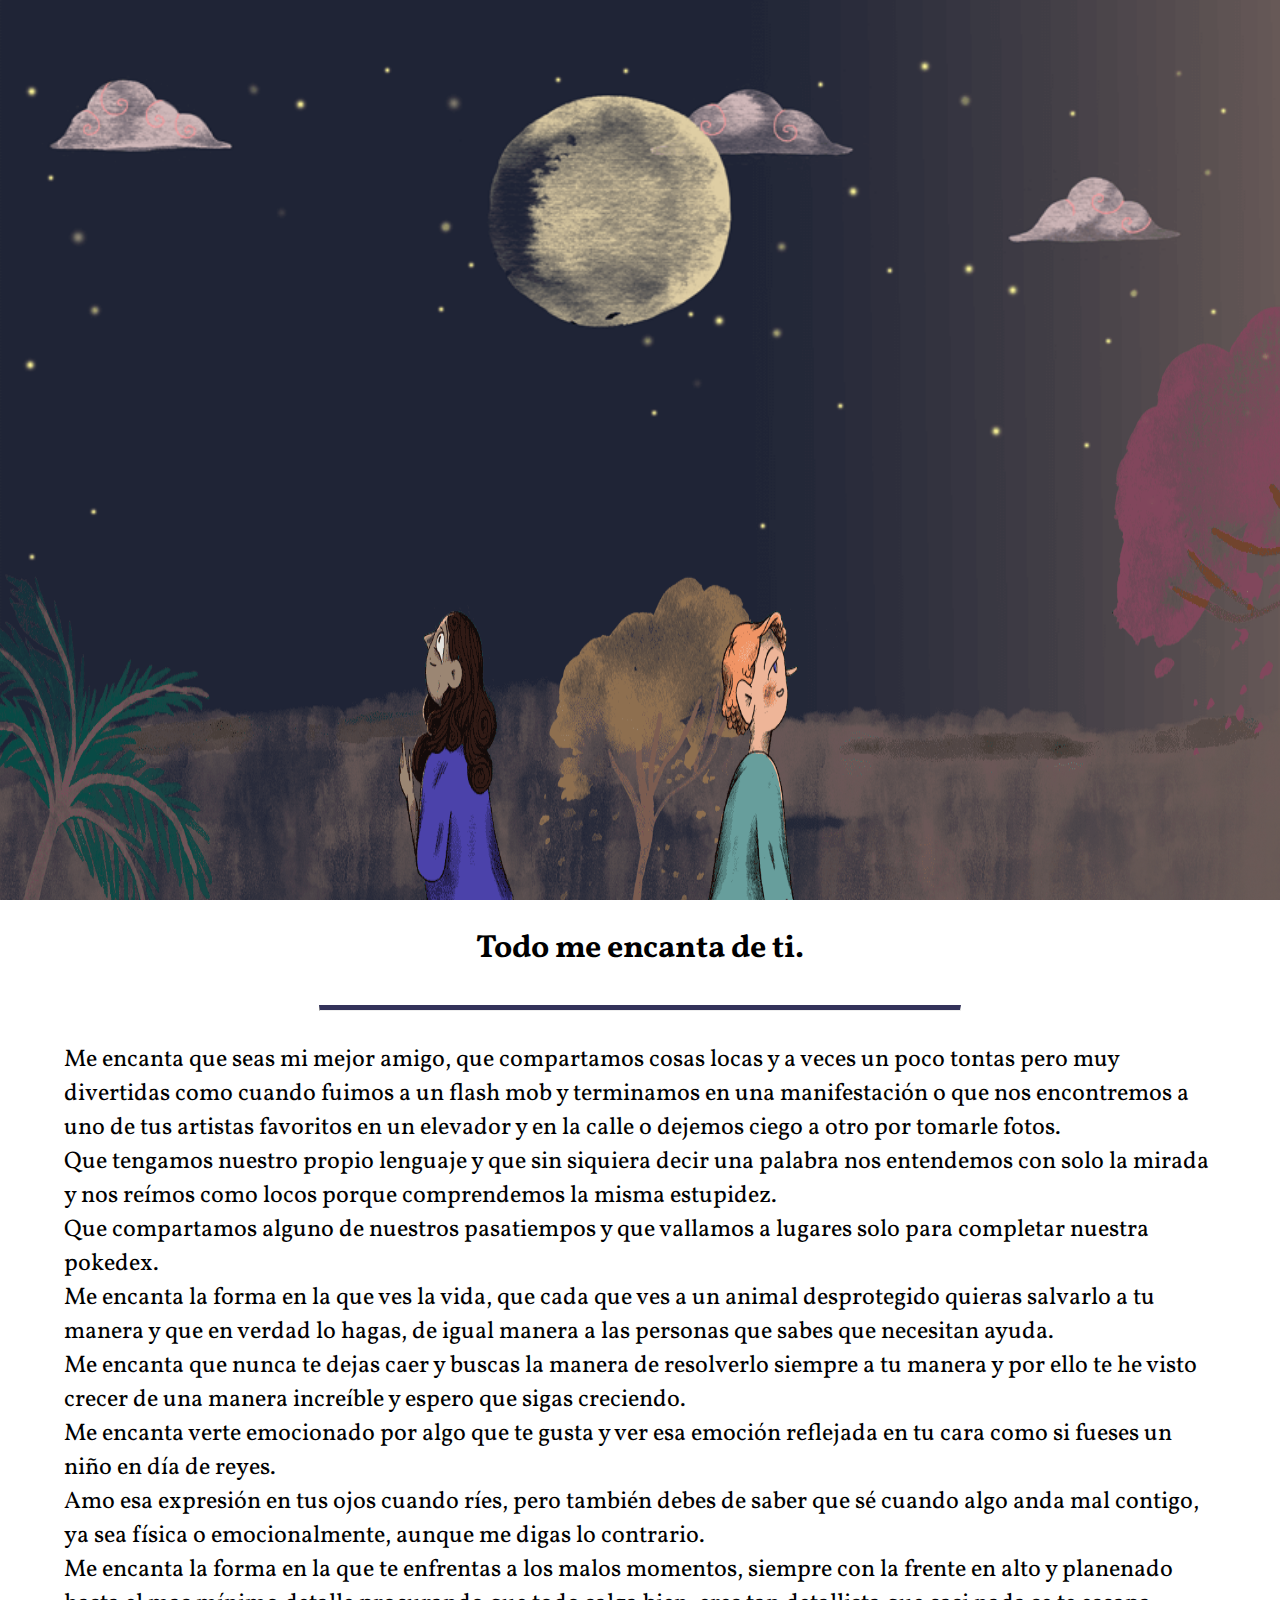
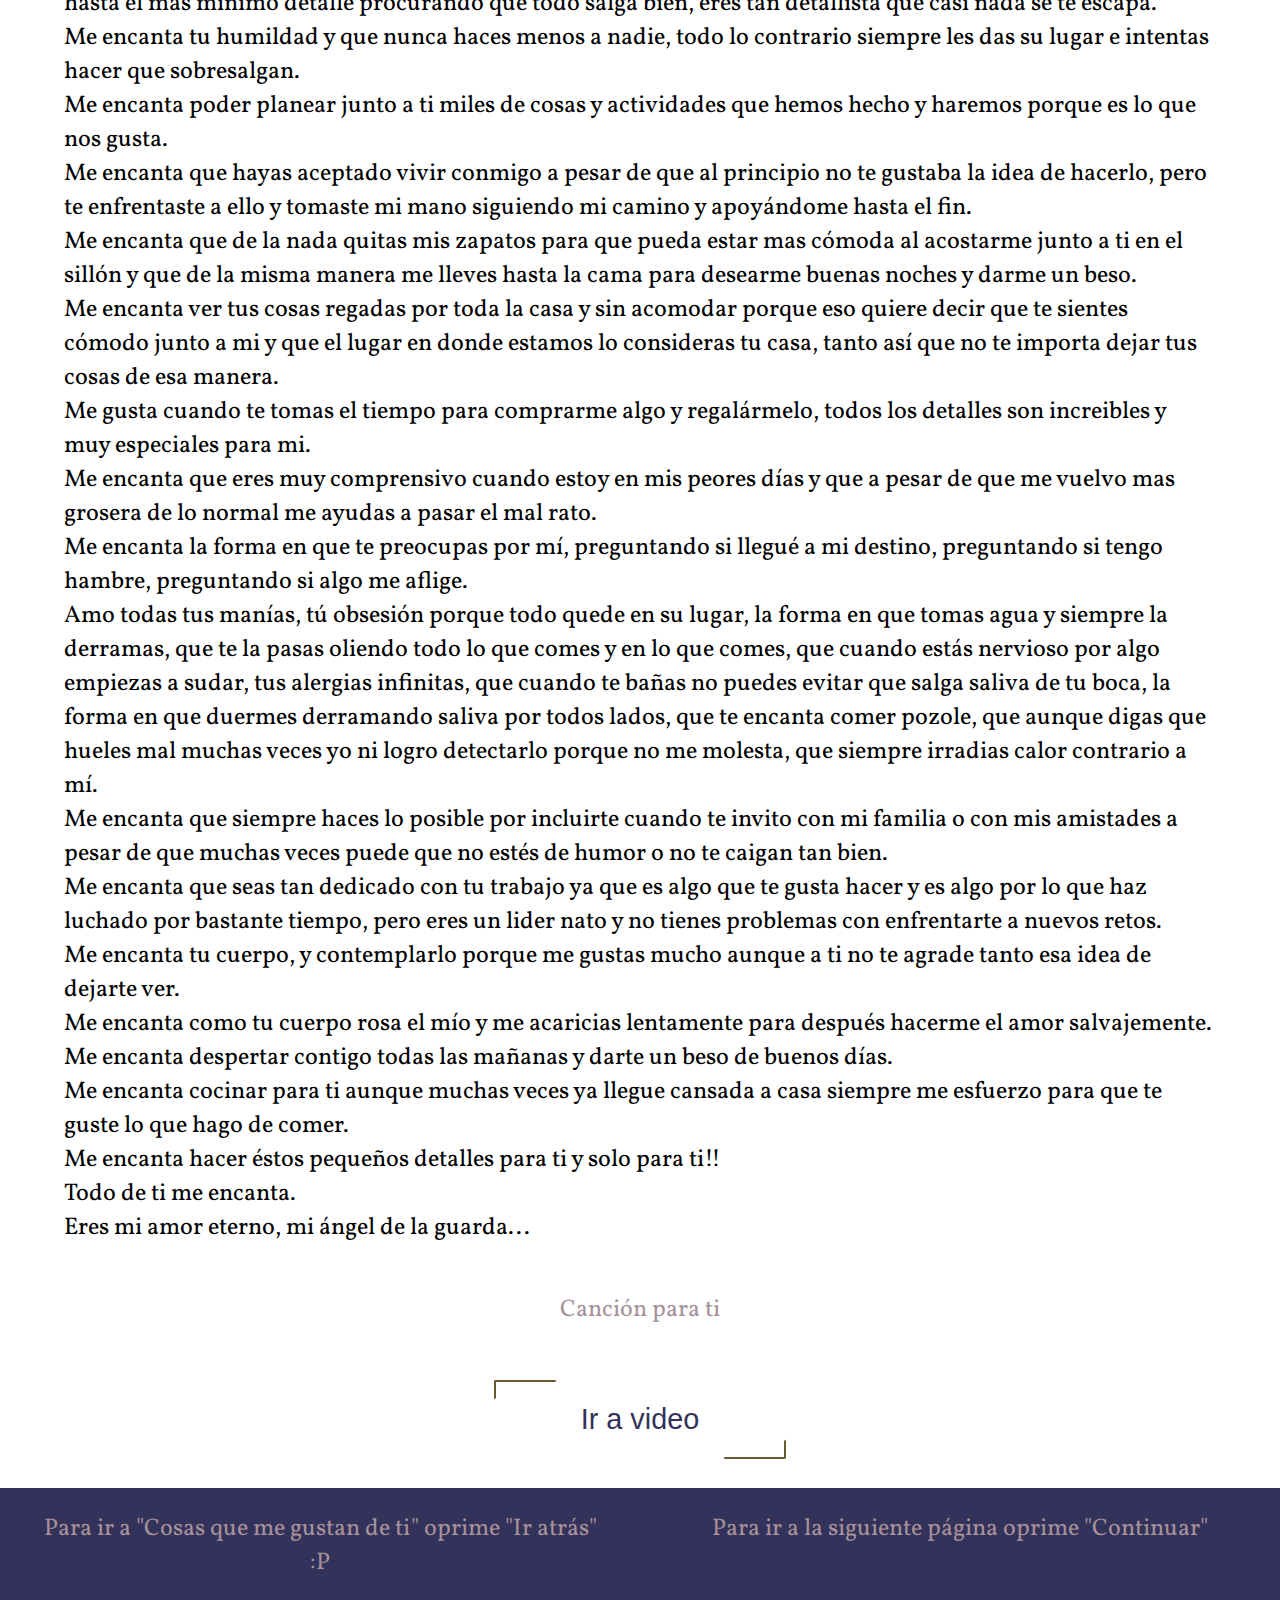
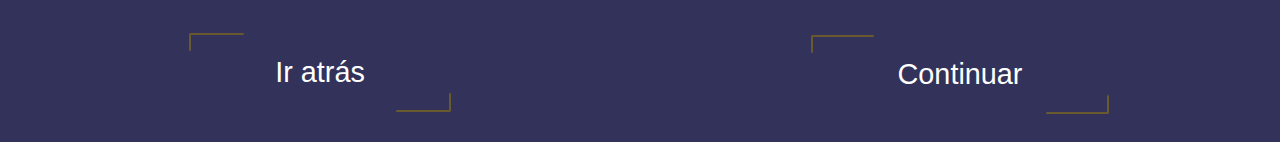
<file: meGustaDeTi.html>
<!DOCTYPE html>
<html lang="en">
<head>
    <meta charset="UTF-8">
    <meta name="viewport" content="width=device-width, initial-scale=1.0">
    <meta http-equiv="X-UA-Compatible" content="ie=edge">
    <title>Cosas que me gustan de ti...</title>
    <link rel="stylesheet" href="css/start.css">
    <link href="https://fonts.googleapis.com/css?family=Fira+Sans+Condensed|Indie+Flower|VT323|Vollkorn" rel="stylesheet">
</head>
<body>
    <div class="flex bg-imge-moon section1">
        <div class="flex section1">
            <img src="img/dos.png" class="img-lugares" alt="Italian Trulli">
        </div>
    </div>
    <div class="flex flex-column">
            <div class="flex flex1 flex-column flex-align-item">
                <h2 class="flex1 title" id="MyRect">
                    Todo me encanta de ti.
                </h2>
               <hr>
                <p class="text">
                    Me encanta que seas mi mejor amigo, que compartamos cosas locas
                    y a veces un poco tontas pero muy divertidas como cuando fuimos
                    a un flash mob y terminamos en una manifestación o que nos encontremos
                    a uno de tus artistas favoritos en un elevador y en la calle o dejemos ciego a otro
                    por tomarle fotos.
                    <br>
                    Que tengamos nuestro propio lenguaje
                    y que sin siquiera decir una palabra nos
                    entendemos con solo la mirada y nos reímos como locos porque
                    comprendemos la misma estupidez.
                    <br>
                    Que compartamos alguno de nuestros pasatiempos y que vallamos
                    a lugares solo para completar nuestra pokedex.
                    <br>
                    Me encanta la forma en la que ves la vida,
                    que cada que ves a un animal desprotegido quieras salvarlo a
                    tu manera y que en verdad lo hagas, de igual manera a
                    las personas que sabes que necesitan ayuda.
                    <br>
                    Me encanta que nunca te dejas caer y buscas la manera
                    de resolverlo siempre a tu manera y por ello te he visto
                    crecer de una manera increíble y espero que sigas creciendo.
                    <br>
                    Me encanta verte emocionado por algo que te gusta y ver
                    esa emoción reflejada en tu cara como si fueses un niño en
                    día de reyes.
                    <br>
                    Amo esa expresión en tus ojos cuando ríes,
                    pero también debes de saber que sé cuando algo
                    anda mal contigo, ya sea física o emocionalmente,
                    aunque me digas lo contrario.
                    <br>
                    Me encanta la forma en la que te enfrentas a
                    los malos momentos,
                    siempre con la frente en alto y
                    planenado hasta el mas mínimo detalle
                    procurando que todo salga bien,
                    eres tan detallista que casi nada se te escapa.
                    <br>
                    Me encanta tu humildad y que nunca haces
                    menos a nadie, todo lo contrario siempre les das
                    su lugar e intentas hacer que sobresalgan.
                    <br>
                    Me encanta poder planear junto a ti miles de cosas y
                    actividades que hemos hecho y
                    haremos porque es lo que nos gusta.
                    <br>
                    Me encanta que hayas aceptado vivir conmigo a
                    pesar de que al principio no te gustaba la idea
                    de hacerlo, pero te enfrentaste a ello y
                    tomaste mi mano siguiendo mi camino y
                    apoyándome hasta el fin.
                    <br>
                    Me encanta que de la nada quitas mis zapatos para
                    que pueda estar mas cómoda al acostarme junto a
                    ti en el sillón y que de la misma manera me lleves
                    hasta la cama para desearme buenas noches y darme un beso.
                    <br>
                    Me encanta ver tus cosas regadas por toda la
                    casa y sin acomodar porque eso quiere decir que te
                    sientes cómodo junto a mi y que el lugar en donde estamos
                    lo consideras tu casa, tanto así que no te importa
                    dejar tus cosas de esa manera.
                    <br>
                    Me gusta cuando te tomas el tiempo para comprarme algo
                    y regalármelo, todos los detalles son increibles y muy especiales para mi.
                    <br>
                    Me encanta que eres muy comprensivo cuando estoy en mis
                    peores días y que a pesar de que me vuelvo mas grosera de
                    lo normal me ayudas a pasar el mal rato.
                    <br>
                    Me encanta la forma en que te preocupas por mí,
                    preguntando si llegué a mi destino, preguntando si tengo hambre,
                    preguntando si algo me aflige.
                    <br>
                    Amo todas tus manías, tú obsesión porque todo quede
                    en su lugar, la forma en que tomas agua y siempre la derramas,
                    que te la pasas oliendo todo lo que comes y en lo que comes,
                    que cuando estás nervioso por algo empiezas a sudar,
                    tus alergias infinitas, que cuando te bañas no puedes
                    evitar que salga saliva de tu boca, la forma en que duermes derramando saliva por todos lados,
                    que te encanta comer pozole, que aunque digas que hueles mal
                    muchas veces yo ni logro detectarlo porque no me molesta,
                    que siempre irradias calor contrario a mí.
                    <br>
                    Me encanta que siempre haces lo posible por incluirte cuando te invito
                    con mi familia o con mis amistades a pesar de que muchas veces
                    puede que no estés de humor o no te caigan tan bien.
                    <br>
                    Me encanta que seas tan dedicado con tu trabajo
                    ya que es algo que te gusta hacer y es algo por
                    lo que haz luchado por bastante tiempo, pero eres un
                    lider nato y no tienes problemas con enfrentarte
                    a nuevos retos.
                    <br>
                    Me encanta tu cuerpo, y contemplarlo porque me gustas mucho
                    aunque a ti no te agrade tanto esa idea de dejarte ver.
                    <br>
                    Me encanta como tu cuerpo rosa el mío y me acaricias lentamente
                    para después hacerme el amor salvajemente.
                    <br>
                    Me encanta despertar contigo todas las mañanas
                    y darte un beso de buenos días.
                    <br>
                    Me encanta cocinar para ti aunque muchas veces ya llegue
                    cansada a casa siempre me esfuerzo para que te guste lo que hago de comer.
                    <br>
                    Me encanta hacer éstos pequeños detalles para ti y solo para ti!!
                    <br>
                    Todo de ti me encanta.
                    <br>
                    Eres mi amor eterno, mi ángel de la guarda...
                </p>

                <p class="text txt-white txt-center">Canción para ti</p>
                <a href="https://www.youtube.com/watch?v=zXRHUZ7M5v0" target="_blank" rel="noopener noreferrer">
                    <button class="button text-purple type3">
                        Ir a video
                    </button>
                </a>
            </div>
            <div class="flex flex1 bg-purple dirmov">
                <div class="flex flex1 flex-column flex-align-item">
                    <p class="text txt-white txt-center">Para ir a "Cosas que me gustan de ti" oprime "Ir atrás" :P</p>
                    <a href="start.html" rel="noopener noreferrer">
                        <button class="button type3">
                            Ir atrás
                        </button>
                    </a>
                </div>
                <div class="flex flex1 flex-column flex-align-item">
                    <p class="text txt-white txt-center">Para ir a la siguiente página oprime "Continuar"</p>
                    <br>
                    <br>
                    <a href="final.html" rel="noopener noreferrer">
                        <button class="button type3">
                            Continuar
                        </button>
                    </a>
                </div>
            </div>
        </div>
</body>
</html>
</file>
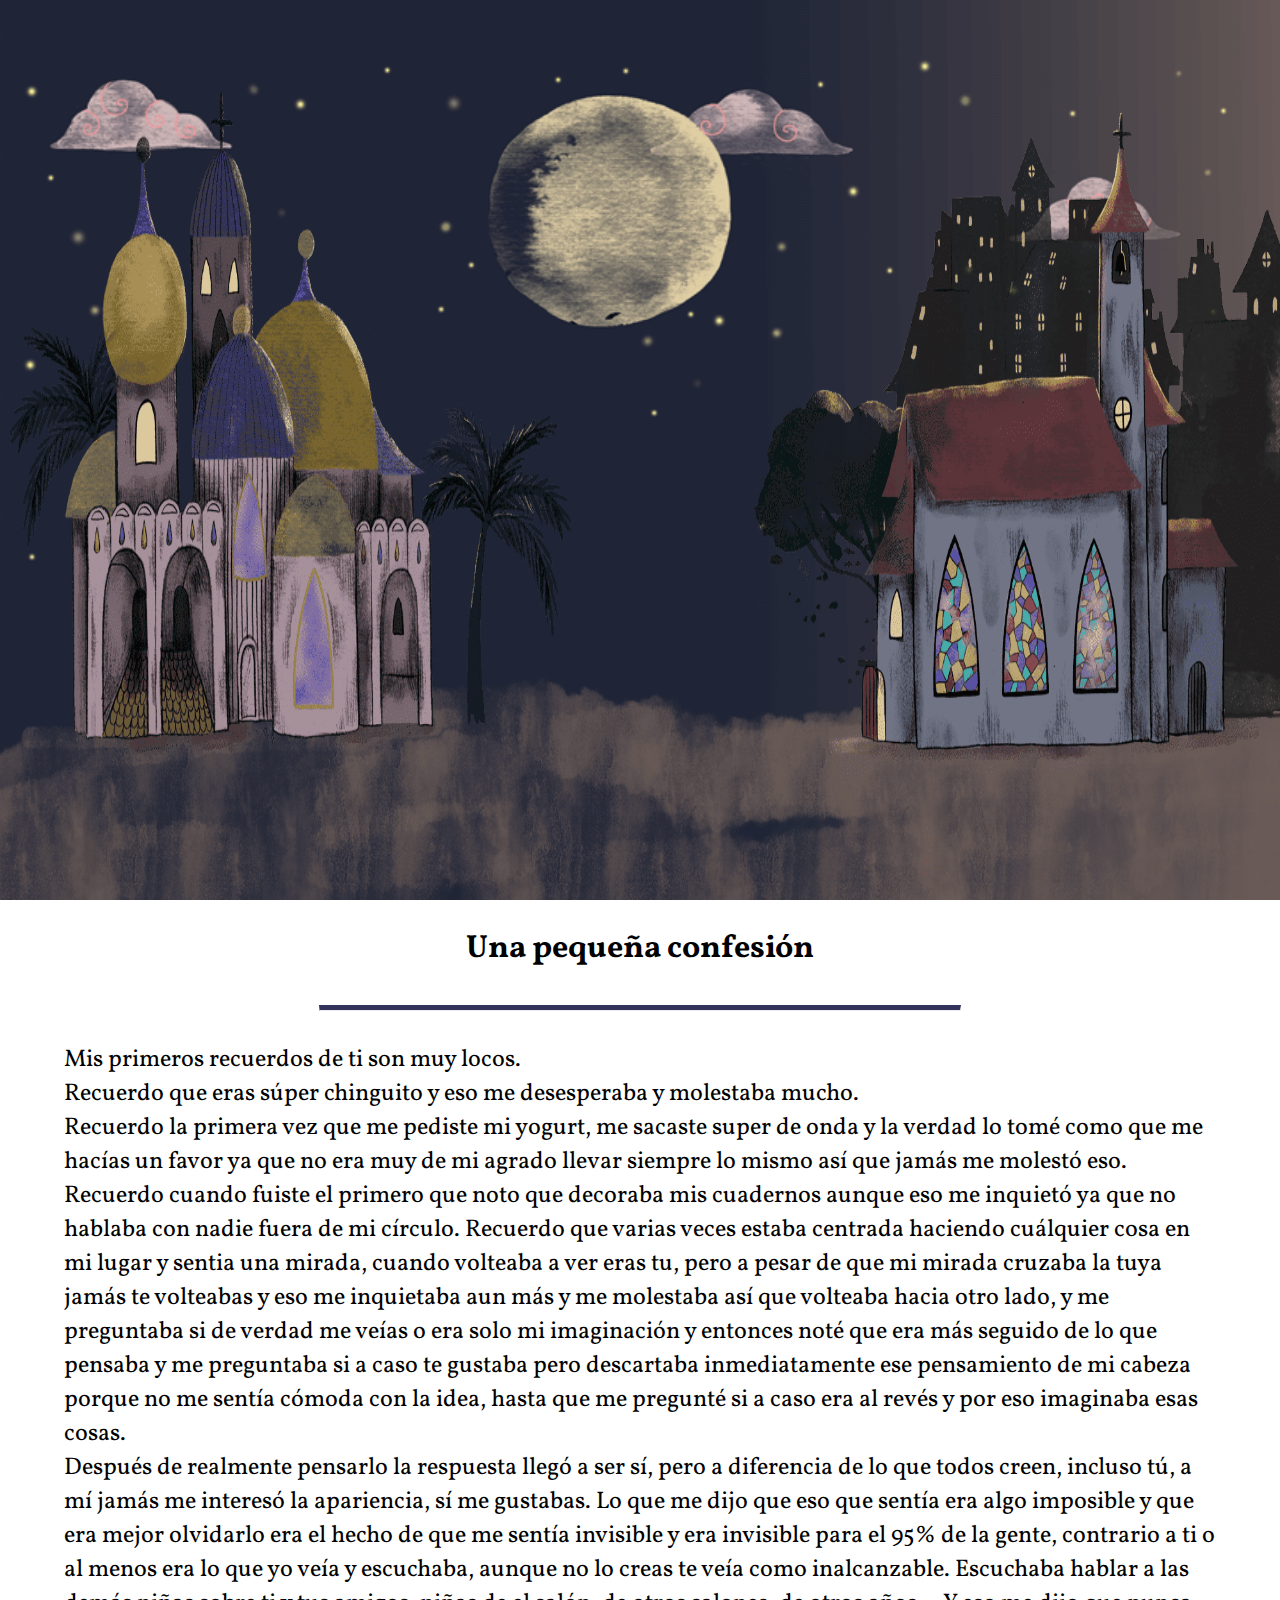
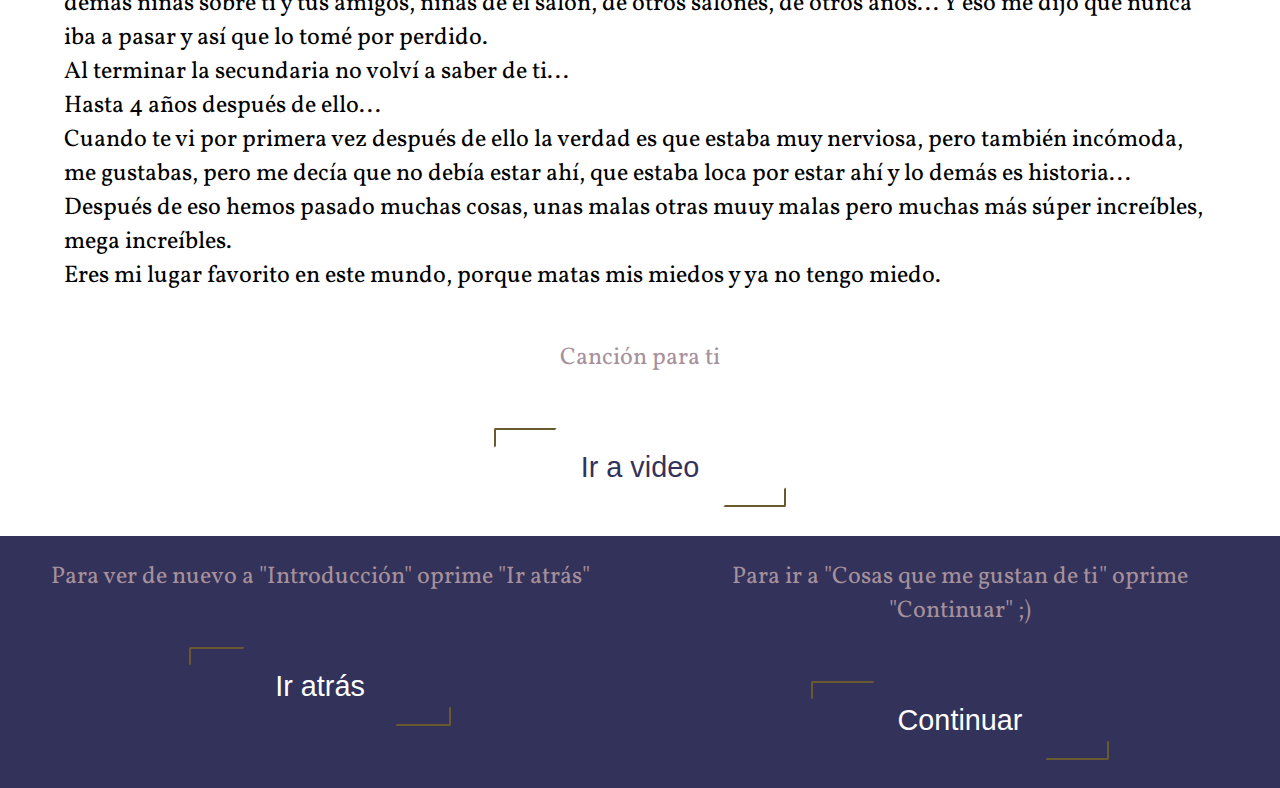
<file: start.html>
<!DOCTYPE html>
<html lang="en">
<head>
    <meta charset="UTF-8">
    <meta name="viewport" content="width=device-width, initial-scale=1.0">
    <meta http-equiv="X-UA-Compatible" content="ie=edge">
    <title>El comienzo</title>
    <link rel="stylesheet" href="css/start.css">
    <link href="https://fonts.googleapis.com/css?family=Fira+Sans+Condensed|Indie+Flower|VT323|Vollkorn" rel="stylesheet">
</head>
<body>
    <div class="flex bg-imge-moon section1">
        <div class="flex section1">
            <img src="img/dos-lugares.png" class="img-lugares" alt="Italian Trulli">
        </div>
    </div>
    <div class="flex flex-column">
        <div class="flex flex1 flex-column flex-align-item">
            <h2 class="flex1 title" id="MyRect">
                Una pequeña confesión
            </h2>
           <hr>
            <p class="text">
                Mis primeros recuerdos de ti son muy locos.
                <br>
                Recuerdo que eras súper chinguito y eso me desesperaba y molestaba mucho.
                <br>
                Recuerdo la primera vez que me pediste mi yogurt, me sacaste super de onda y
                la verdad lo tomé como que me hacías un favor ya que no era muy de mi agrado
                llevar siempre lo mismo así que
                jamás me molestó eso.
                <br>
                Recuerdo cuando fuiste el primero que noto que decoraba
                mis cuadernos aunque eso me inquietó ya que no hablaba con nadie fuera de mi círculo.
                Recuerdo que varias veces estaba centrada haciendo cuálquier cosa en mi lugar
                y sentia una mirada, cuando volteaba a ver eras tu,
                pero a pesar de que mi mirada cruzaba la tuya jamás te volteabas
                y eso me inquietaba aun más y me molestaba así que volteaba hacia
                otro lado, y me preguntaba si de verdad me veías o
                era solo mi imaginación y entonces noté que era más seguido de lo que pensaba
                y me preguntaba si a caso te gustaba pero descartaba
                inmediatamente ese pensamiento de mi cabeza porque no me sentía
                cómoda con la idea, hasta que me pregunté si a caso era al
                revés y por eso imaginaba esas cosas.
                <br>
                Después de realmente pensarlo la respuesta llegó
                a ser sí, pero a diferencia de lo que todos creen, incluso
                tú, a mí jamás me interesó la apariencia, sí me gustabas. Lo que me dijo que
                eso que sentía era algo imposible y que era mejor olvidarlo
                era el hecho de que me sentía invisible y era invisible
                para el 95% de la gente, contrario a ti o al menos era lo
                que yo veía y escuchaba, aunque no lo creas te veía como inalcanzable.
                Escuchaba hablar a las demás niñas sobre ti y tus amigos,
                niñas de el salón, de otros salones, de otros años...
                Y eso me dijo que nunca iba a pasar y así que lo tomé por perdido.
                <br>
                Al terminar la secundaria no volví a saber de ti...
                <br>
                Hasta 4 años después de ello...
                <br>
                Cuando te vi por primera vez después de ello la verdad es que estaba muy nerviosa,
                pero también incómoda, me gustabas, pero me decía que no debía estar ahí,
                que estaba loca por estar ahí y lo demás es historia...
                <br>
                Después de eso hemos pasado muchas cosas, unas malas otras
                muuy malas pero muchas más súper increíbles, mega increíbles.
                <br>
                Eres mi lugar favorito en este mundo, porque matas mis miedos y ya no tengo miedo.
            </p>

            <p class="text txt-white txt-center">Canción para ti</p>
            <a href="https://www.youtube.com/watch?v=CJ7MnNWnXzE" target="_blank" rel="noopener noreferrer">
                <button class="button text-purple type3">
                    Ir a video
                </button>
            </a>
        </div>
        <div class="flex flex1 bg-purple dirmov">
            <div class="flex flex1 flex-column flex-align-item">
                <p class="text txt-white txt-center">Para ver de nuevo a "Introducción" oprime "Ir atrás"</p>
                <a href="index.html" rel="noopener noreferrer">
                    <button class="button type3">
                        Ir atrás
                    </button>
                </a>
            </div>
            <div class="flex flex1 flex-column flex-align-item">
                <p class="text txt-white txt-center">Para ir a "Cosas que me gustan de ti" oprime "Continuar" ;)</p>
                <a href="meGustaDeTi.html" rel="noopener noreferrer">
                    <button class="button type3">
                        Continuar
                    </button>
                </a>
            </div>
        </div>
    </div>
</body>
</html>
</file>
<file: css/start.css>
body {
    margin: 0;
}
.flex {
    display: flex;
}

.flex-row {
    flex-direction: row;
}

.flex-column {
    flex-direction: column;
}

.flex-justify {
    justify-content: center;
}

.flex-align-cont {
    align-content: center;
}

.flex-align-item {
    align-items: center;
}

.flex1 {
    flex: 1;
}

.flex2 {
    flex: 2;
}

.bg-grey {
    background-color: #1F2436;
}

.bg-yellow {
    background-color: #69592F;
}

.bg-purple {
    background-color: #33325A;
}

.bg-white {
    background-color: #A6919B;
}

.bg-sand {
    background-color: #685A58;
}

.txt-white {
    color: #A6919B;
}

.txt-center {
    text-align: center;
}

.pd-5 {
    padding: 5%;
}

.section1 {
    width: 100%;
    height: 100vh;
}


.title {
    font-family: 'Vollkorn', serif;
    font-size: 2em;
}

.text {
    font-family: 'Vollkorn', serif;
    font-size: 1.5em;
    padding: 0 5%;
}

.bg-imge-moon {
    background-image: url("../img/sol-luna.png");
    background-repeat: no-repeat;
    background-size: cover;
}


.img-lugares {
    width: 100%;
    height: auto;
}

hr {
    width: 50%;
    height: auto;
    border-top: 5px solid #33325A;
}

.button {
    position: relative;
    padding: 0.8em 3em;
    border: none;
    background-color: transparent;
    cursor: pointer;
    outline: none;
    font-size: 18px;
    margin: 1em 0.8em;
}

.type3 {
    color: white;
    font-size: 1.8em;
    text-decoration: none;
}
 
.button.button.text-purple.type3 {
    color: #33325A!important  ;
}

.type3::after, .type3::before {
    content: '';
    display: block;
    position: absolute;
    width: 20%;
    height: 20%;
    border: 2px solid;
    transition: all 0.6s ease;
    border-radius: 2px;
}

.type3::after {
    bottom: 0;
    right: 0;
    border-top-color: transparent;
    border-left-color: transparent;
    border-bottom-color: #69592F;
    border-right-color: #69592F;
}

.type3::before {
    top: 0;
    left: 0;
    border-bottom-color: transparent;
    border-right-color: transparent;
    border-top-color: #69592F;
    border-left-color: #69592F;
}


.type3:hover:after,
.type3:hover:before {
    border-bottom-color: #69592F;
    border-right-color: #69592F;
    border-top-color: #69592F;
    border-left-color: #69592F;
    width: 100%;
    height: 100%;
}

.cont-animation {
	height: 100vh;
}

.cont-animation {
	max-width: 800px;
	margin: 0 auto;
}

.text-animation {
	position: relative;
	perspective: 500px;
	top: 50%;
	padding: 0 20px;
	transform: translateY(-50%);
	font-weight: 300;
}

span {
		opacity: 0;
    }


    /*break points*/

@media (max-width: 768px) {
    .section1 {
        width: 100%;
        height: 50vh;
    }
    .title {
        font-size: 1.5em;
        padding: 0 4%;
        text-align: center;
    }
    .text {
        font-size: 1.3em;
        padding: 0 3%;
    }
    .type3 {
        font-size: 1.5em;
    }
    .dirmov {
        flex-direction: column;
    }
    .pd0Mob {
        padding: 0;
    }
}
</file>
